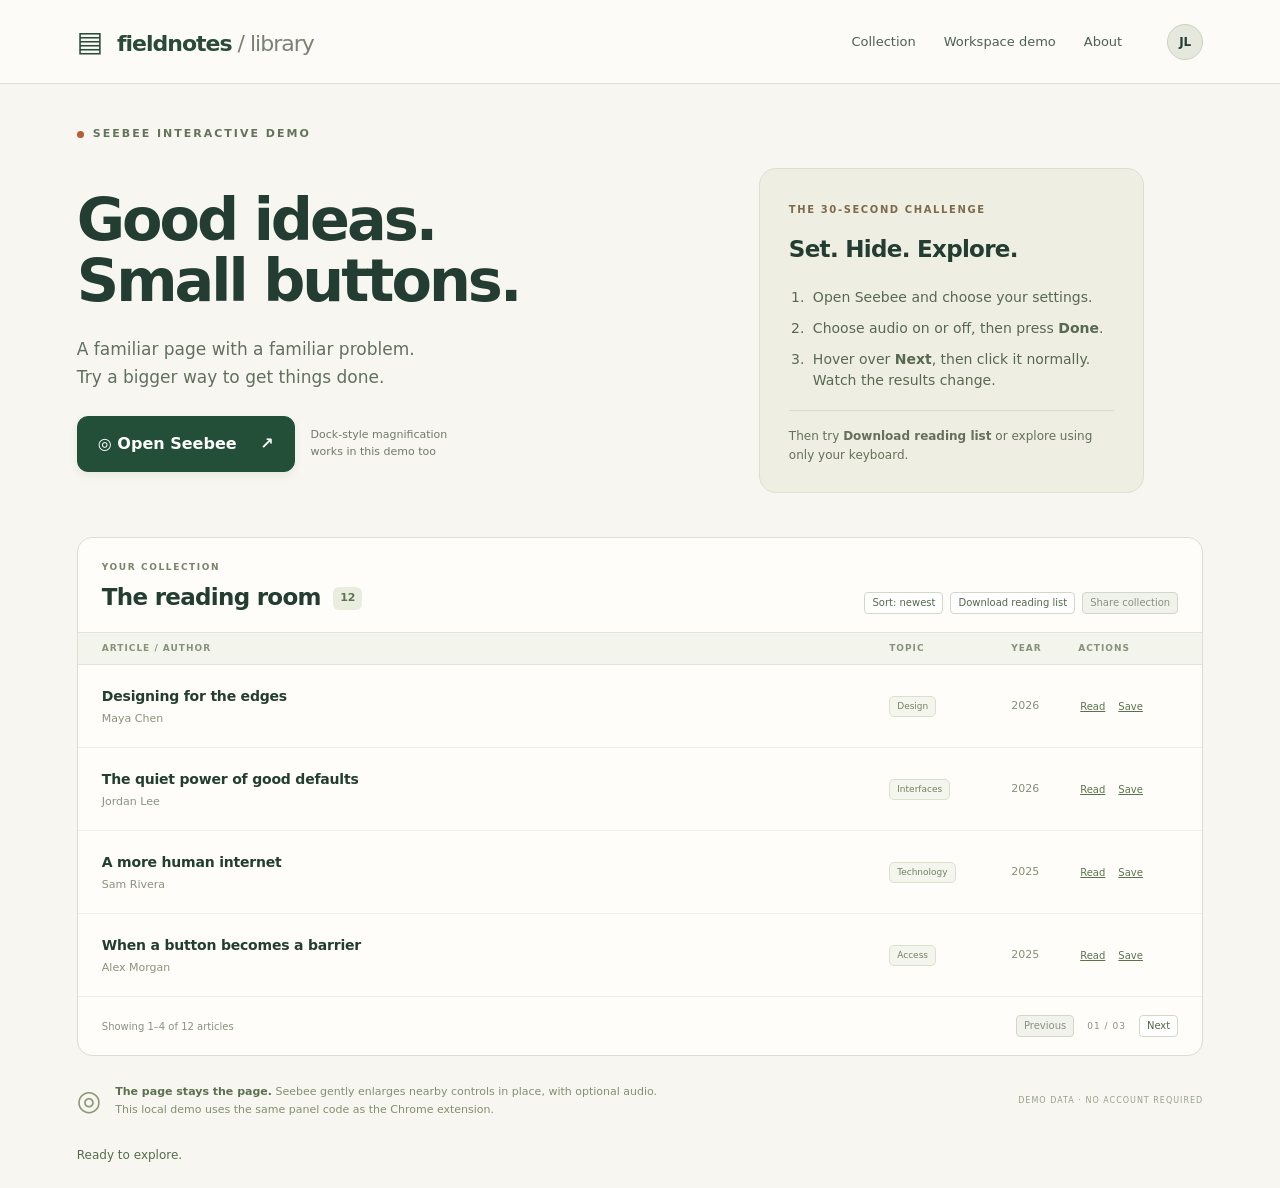
<file: demo/index.html>
<!doctype html>
<html lang="en">
<head><meta charset="utf-8"><meta name="viewport" content="width=device-width,initial-scale=1"><title>Seebee Demo · Fieldnotes Library</title><link rel="stylesheet" href="demo.css"></head>
<body>
  <nav class="topbar" aria-label="Main navigation"><a class="wordmark" href="index.html"><span aria-hidden="true">▤</span> fieldnotes<span class="wordmark-light"> / library</span></a><div class="navlinks"><a href="#collection">Collection</a><a href="workspace.html">Workspace demo</a><a href="#about">About</a></div><span class="avatar" aria-label="Demo account">JL</span></nav>
  <main>
    <div class="eyebrow"><span></span> SEEBEE INTERACTIVE DEMO</div>
    <section class="hero"><div><h1>Good ideas.<br>Small buttons.</h1><p class="lede">A familiar page with a familiar problem.<br>Try a bigger way to get things done.</p><div class="launch-row"><button class="launch" id="launch">◎ Open Seebee <span aria-hidden="true">↗</span></button><span class="launch-note">Dock-style magnification<br>works in this demo too</span></div></div><aside class="demo-note"><span class="note-index">THE 30-SECOND CHALLENGE</span><h2>Set. Hide. Explore.</h2><ol><li>Open Seebee and choose your settings.</li><li>Choose audio on or off, then press <strong>Done</strong>.</li><li>Hover over <strong>Next</strong>, then click it normally. Watch the results change.</li></ol><p>Then try <strong>Download reading list</strong> or explore using only your keyboard.</p></aside></section>
    <section id="collection" class="collection"><div class="section-heading"><div><span class="eyebrow subtle">YOUR COLLECTION</span><h2>The reading room <span id="total">12</span></h2></div><div class="tiny-toolbar"><button id="sort" aria-describedby="sort-help">Sort: newest</button><span id="sort-help" class="sr">Reverses the order of articles on the current page.</span><button id="download" aria-describedby="download-help">Download reading list</button><span id="download-help" class="sr">Downloads a text file containing the article titles on this page.</span><button disabled aria-describedby="share-help">Share collection</button><span id="share-help" class="sr">Sharing is not available in this demonstration.</span></div></div><div class="table-head"><span>ARTICLE / AUTHOR</span><span>TOPIC</span><span>YEAR</span><span>ACTIONS</span></div><div id="articles"></div><div class="pagination"><span id="page-status" role="status">Showing 1–4 of 12 articles</span><div><button id="previous" aria-describedby="previous-help" disabled>Previous</button><span id="previous-help" class="sr">Shows the previous page of articles.</span><span id="page-number">01 / 03</span><button id="next" aria-describedby="next-help">Next</button><span id="next-help" class="sr">Shows the next page of articles.</span></div></div></section>
    <section class="bottom-note" id="about"><span aria-hidden="true">◎</span><p><strong>The page stays the page.</strong> Seebee gently enlarges nearby controls in place, with optional audio. This local demo uses the same panel code as the Chrome extension.</p><span class="demo-label">DEMO DATA · NO ACCOUNT REQUIRED</span></section>
    <p class="feedback" id="feedback" role="status">Ready to explore.</p>
  </main>
  <script src="../content.js" data-preview="true" defer></script><script src="demo.js" defer></script>
</body>
</html>
</file>
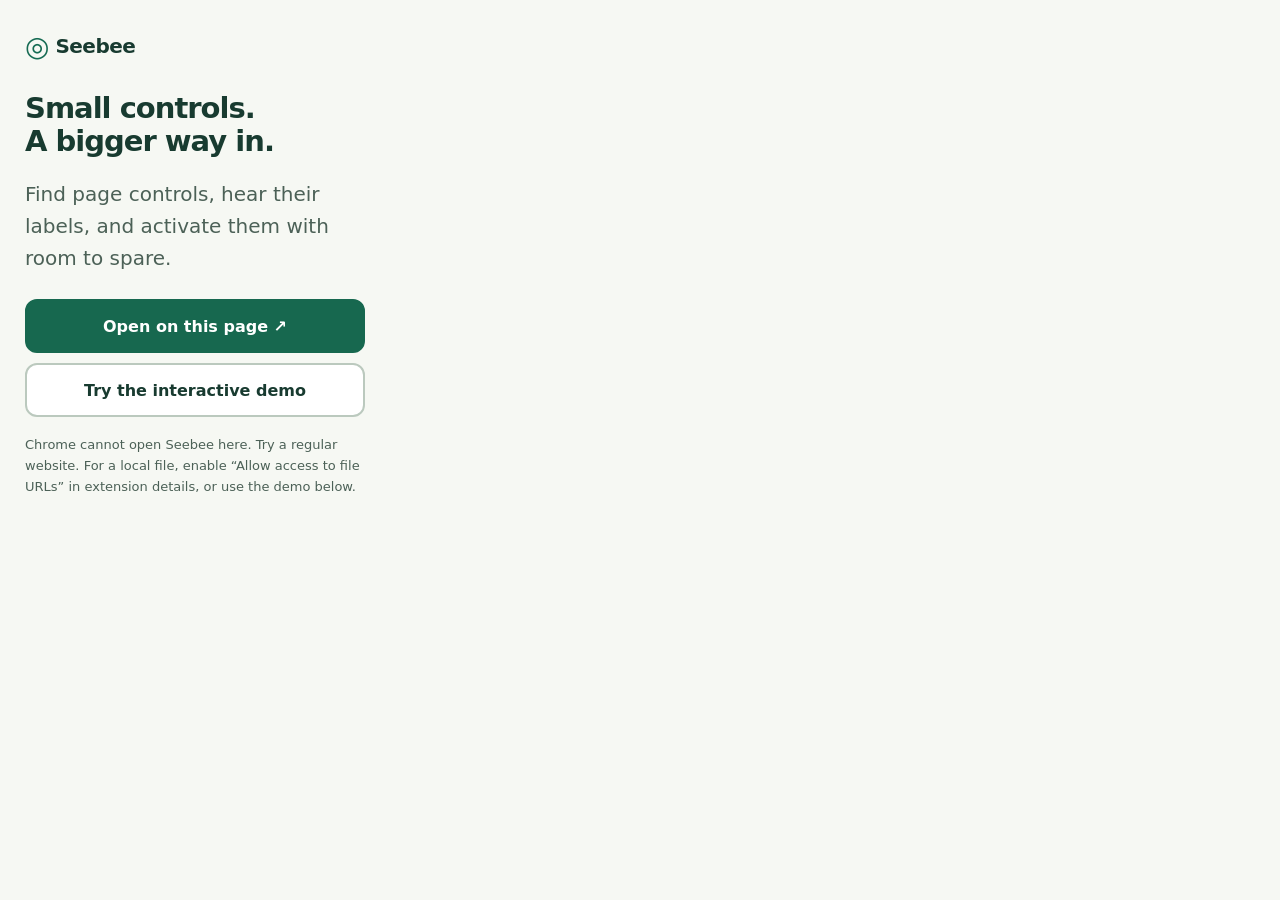
<file: popup.html>
<!doctype html>
<html lang="en">
<head><meta charset="utf-8"><meta name="viewport" content="width=device-width,initial-scale=1"><title>Seebee</title><link rel="stylesheet" href="popup.css"></head>
<body>
  <div class="brand"><span aria-hidden="true">◎</span> Seebee</div>
  <h1>Small controls.<br>A bigger way in.</h1>
  <p>Find page controls, hear their labels, and activate them with room to spare.</p>
  <button id="open" type="button">Open on this page <span aria-hidden="true">↗</span></button>
  <button id="demo" class="secondary" type="button">Try the interactive demo</button>
  <p id="status" role="status">Saved preferences can run automatically on websites after you enable Seebee. No account or API key.</p>
  <script src="popup.js"></script>
</body>
</html>
</file>
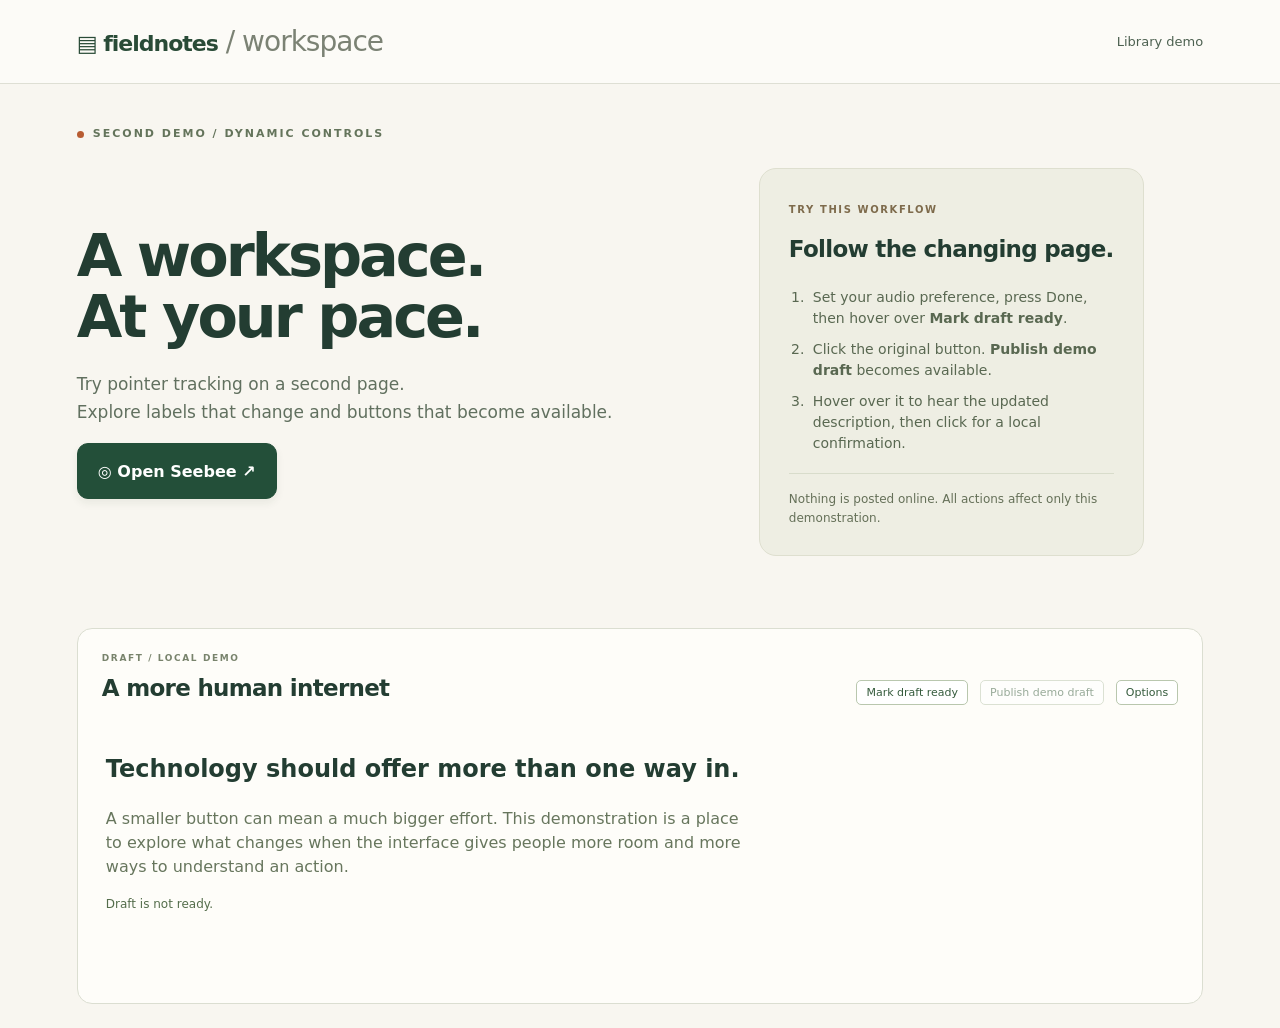
<file: demo/workspace.html>
<!doctype html><html lang="en"><head><meta charset="utf-8"><meta name="viewport" content="width=device-width,initial-scale=1"><title>Seebee Demo · Writing Workspace</title><link rel="stylesheet" href="demo.css"></head><body>
<nav class="topbar" aria-label="Main navigation"><a class="wordmark" href="index.html">▤ fieldnotes<span class="wordmark-light"> / workspace</span></a><div class="navlinks"><a href="index.html">Library demo</a></div></nav>
<main><div class="eyebrow"><span></span> SECOND DEMO / DYNAMIC CONTROLS</div><section class="hero"><div><h1>A workspace.<br>At your pace.</h1><p class="lede">Try pointer tracking on a second page.<br>Explore labels that change and buttons that become available.</p><button class="launch" id="launch">◎ Open Seebee ↗</button></div><aside class="demo-note"><span class="note-index">TRY THIS WORKFLOW</span><h2>Follow the changing page.</h2><ol><li>Set your audio preference, press Done, then hover over <strong>Mark draft ready</strong>.</li><li>Click the original button. <strong>Publish demo draft</strong> becomes available.</li><li>Hover over it to hear the updated description, then click for a local confirmation.</li></ol><p>Nothing is posted online. All actions affect only this demonstration.</p></aside></section>
<section class="collection workspace"><div class="section-heading"><div><span class="eyebrow subtle">DRAFT / LOCAL DEMO</span><h2>A more human internet</h2></div><div class="editor-actions"><button id="ready" aria-describedby="ready-description">Mark draft ready</button><span class="sr" id="ready-description">Marks this sample draft ready and enables the local publish demonstration.</span><button id="publish" disabled aria-describedby="publish-description">Publish demo draft</button><span class="sr" id="publish-description">Shows a local confirmation. Does not post anything online.</span><button id="mystery">Options</button></div></div><div class="sheet"><h2>Technology should offer more than one way in.</h2><p>A smaller button can mean a much bigger effort. This demonstration is a place to explore what changes when the interface gives people more room and more ways to understand an action.</p><p id="save-status" role="status">Draft is not ready.</p></div></section>
</main><script src="../content.js" data-preview="true" defer></script><script src="workspace.js" defer></script></body></html>
</file>
<file: demo/demo.css>
*{box-sizing:border-box}html{scroll-behavior:auto}body{margin:0;background:#f8f6f0;color:#233d32;font-family:system-ui,-apple-system,BlinkMacSystemFont,"Segoe UI",sans-serif;line-height:1.5}.topbar{height:84px;display:flex;align-items:center;gap:45px;padding:0 6%;border-bottom:1px solid #dedfd4;background:#fcfbf7}.wordmark{font-size:22px;font-weight:800;letter-spacing:-1px;color:#294b37;text-decoration:none;white-space:nowrap}.wordmark>span:first-child{font-size:28px;margin-right:8px}.wordmark-light{font-weight:400;color:#7b8274}.navlinks{display:flex;gap:28px;margin-left:auto}.navlinks a{color:#4d6151;text-decoration:none;font-size:13px}.avatar{display:grid;place-items:center;background:#e5e8dc;border:1px solid #ccd2c3;border-radius:50%;width:36px;height:36px;font-size:12px;font-weight:700}main{max-width:1320px;margin:auto;padding:42px 6% 24px}.eyebrow{font-size:11px;font-weight:750;letter-spacing:2px;color:#64745b;display:flex;align-items:center;gap:9px}.eyebrow>span{height:7px;width:7px;background:#b85c32;border-radius:50%}.hero{display:grid;grid-template-columns:1.4fr 1fr;gap:60px;align-items:center;padding:25px 0 44px}h1{font-size:clamp(42px,4.6vw,68px);line-height:1.04;letter-spacing:-3px;font-weight:650;margin:0 0 23px}.lede{color:#61705f;font-size:17px;line-height:1.65}.launch-row{display:flex;align-items:center;gap:16px;margin-top:25px}button{font-family:inherit;cursor:pointer}.launch{min-height:56px;padding:14px 20px;background:#234f39;color:white;border:1px solid #234f39;border-radius:11px;font-size:16px;font-weight:700;box-shadow:0 4px 9px #16362312}.launch span{margin-left:18px}.launch-note{font-size:11px;color:#707b67;line-height:1.5}.demo-note{background:#eeeee3;border:1px solid #dedfcf;padding:27px 29px;border-radius:17px;max-width:385px}.note-index{font-size:10px;font-weight:750;letter-spacing:1.6px;color:#7e6b4c}.demo-note h2{font-size:23px;letter-spacing:-.7px;margin:12px 0 16px}.demo-note ol{padding-left:20px;font-size:14px;color:#596851}.demo-note li{padding:5px 0 5px 4px}.demo-note p{border-top:1px solid #d8dccb;padding-top:16px;margin-bottom:0;color:#657058;font-size:12px;line-height:1.6}.collection{background:#fefdf9;border:1px solid #dbded1;border-radius:15px;overflow:hidden}.section-heading{padding:23px 24px 18px;display:flex;justify-content:space-between;align-items:end;gap:15px}.subtle{font-size:9px;letter-spacing:1.6px;color:#78836c}.section-heading h2{font-size:23px;font-weight:650;letter-spacing:-.7px;margin:5px 0 0}.section-heading h2 span{display:inline-block;font-size:11px;vertical-align:middle;background:#e9eddf;border-radius:6px;padding:3px 7px;letter-spacing:0;margin-left:5px;color:#617452}.tiny-toolbar{display:flex;gap:7px}.tiny-toolbar button,.pagination button{font-size:10px;line-height:1.2;border:1px solid #d1d8c7;background:#fff;color:#55684b;padding:4px 7px;border-radius:4px;min-height:20px}.tiny-toolbar button:disabled,.pagination button:disabled{color:#88917f;background:#f1f2eb;cursor:not-allowed}.table-head,.article-row{display:grid;grid-template-columns:minmax(240px,1fr) 110px 55px 100px;gap:12px;padding:0 24px;align-items:center}.table-head{background:#f3f4eb;border-block:1px solid #e2e6d8;height:33px;font-size:9px;color:#87917c;letter-spacing:1px;font-weight:650}.article-row{min-height:83px;border-bottom:1px solid #edf0e5}.article-name{font-size:14px;font-weight:650;letter-spacing:-.2px}.article-author{font-size:11px;color:#8a927d;margin-top:4px}.topic{font-size:9px;border:1px solid #dae0ce;border-radius:5px;background:#f4f6ed;color:#738163;padding:3px 7px;justify-self:start}.year{font-size:11px;color:#849078}.row-actions{display:flex;gap:9px;align-items:center}.row-actions a,.row-actions button{font-size:10px;color:#59734c;border:0;background:none;text-decoration:underline;padding:2px}.pagination{padding:18px 24px;display:flex;justify-content:space-between;align-items:center;font-size:10px;color:#89917e}.pagination>div{display:flex;align-items:center;gap:13px}#page-number{font-size:9px;letter-spacing:1px}.bottom-note{display:flex;align-items:center;gap:14px;padding:24px 0}.bottom-note>span:first-child{font-size:28px;color:#8a9877}.bottom-note p{font-size:11px;color:#819071;max-width:550px;line-height:1.65;margin:0}.bottom-note p strong{color:#5a7150}.demo-label{font-size:8px;letter-spacing:1px;color:#96a187;margin-left:auto}.feedback{font-size:12px;min-height:18px;margin:0;color:#546d4b}.sr{position:absolute;width:1px;height:1px;overflow:hidden;clip-path:inset(50%)}button:focus-visible,a:focus-visible{outline:3px solid #a94b17;outline-offset:3px}.workspace{margin-top:28px}.workspace .sheet{padding:28px;min-height:280px}.sheet h2{margin-top:0}.sheet p{max-width:650px;color:#67765d}.editor-actions{display:flex;gap:12px;flex-wrap:wrap}.editor-actions button{font-size:11px;padding:5px 9px;border:1px solid #b9c7ae;border-radius:5px;background:white;color:#355b3c}.editor-actions button:disabled{opacity:.5}#save-status{color:#546d4b;font-size:12px}@media(max-width:950px){.hero{gap:22px}.tiny-toolbar{flex-wrap:wrap;justify-content:end}.navlinks{gap:14px}.table-head,.article-row{grid-template-columns:minmax(140px,1fr) 75px 35px 85px;gap:7px}.demo-label{display:none}}@media(max-width:650px){.topbar{padding:0 5%;gap:10px}.wordmark{font-size:18px}.navlinks a{font-size:10px}.navlinks a:last-child{display:none}.avatar{display:none}main{padding:28px 5%}.hero{grid-template-columns:1fr;padding-top:22px}.demo-note{max-width:none}.section-heading{align-items:start;flex-direction:column}.table-head,.article-row{padding-inline:12px;grid-template-columns:minmax(120px,1fr) 65px 75px}.table-head span:nth-child(3),.year{display:none}.article-name{font-size:12px}.launch-note{font-size:10px}}
</file>
<file: popup.css>
*{box-sizing:border-box}body{width:390px;margin:0;padding:25px;background:#f6f8f3;color:#183b30;font:20px/1.6 system-ui,sans-serif}.brand{font-weight:800;letter-spacing:-.5px}.brand span{color:#166b53;font-size:28px;vertical-align:middle}h1{font-size:29px;line-height:1.15;letter-spacing:-1px;margin:22px 0 14px}p{color:#4c6157}button{width:100%;min-height:54px;padding:12px;border:2px solid #17684f;border-radius:12px;background:#17684f;color:#fff;font:700 16px system-ui;cursor:pointer;margin:5px 0}.secondary{background:white;color:#183b30;border-color:#bbc9be}button:focus-visible{outline:4px solid #9a4b00;outline-offset:3px}button:disabled{opacity:.6}#status{font-size:13px;margin-bottom:0}

@media(prefers-color-scheme:dark){body{background:#14221d;color:#edf6ef}p{color:#bfcec3}.secondary{background:#21362c;color:#edf6ef;border-color:#6f8e7c}}
</file>
